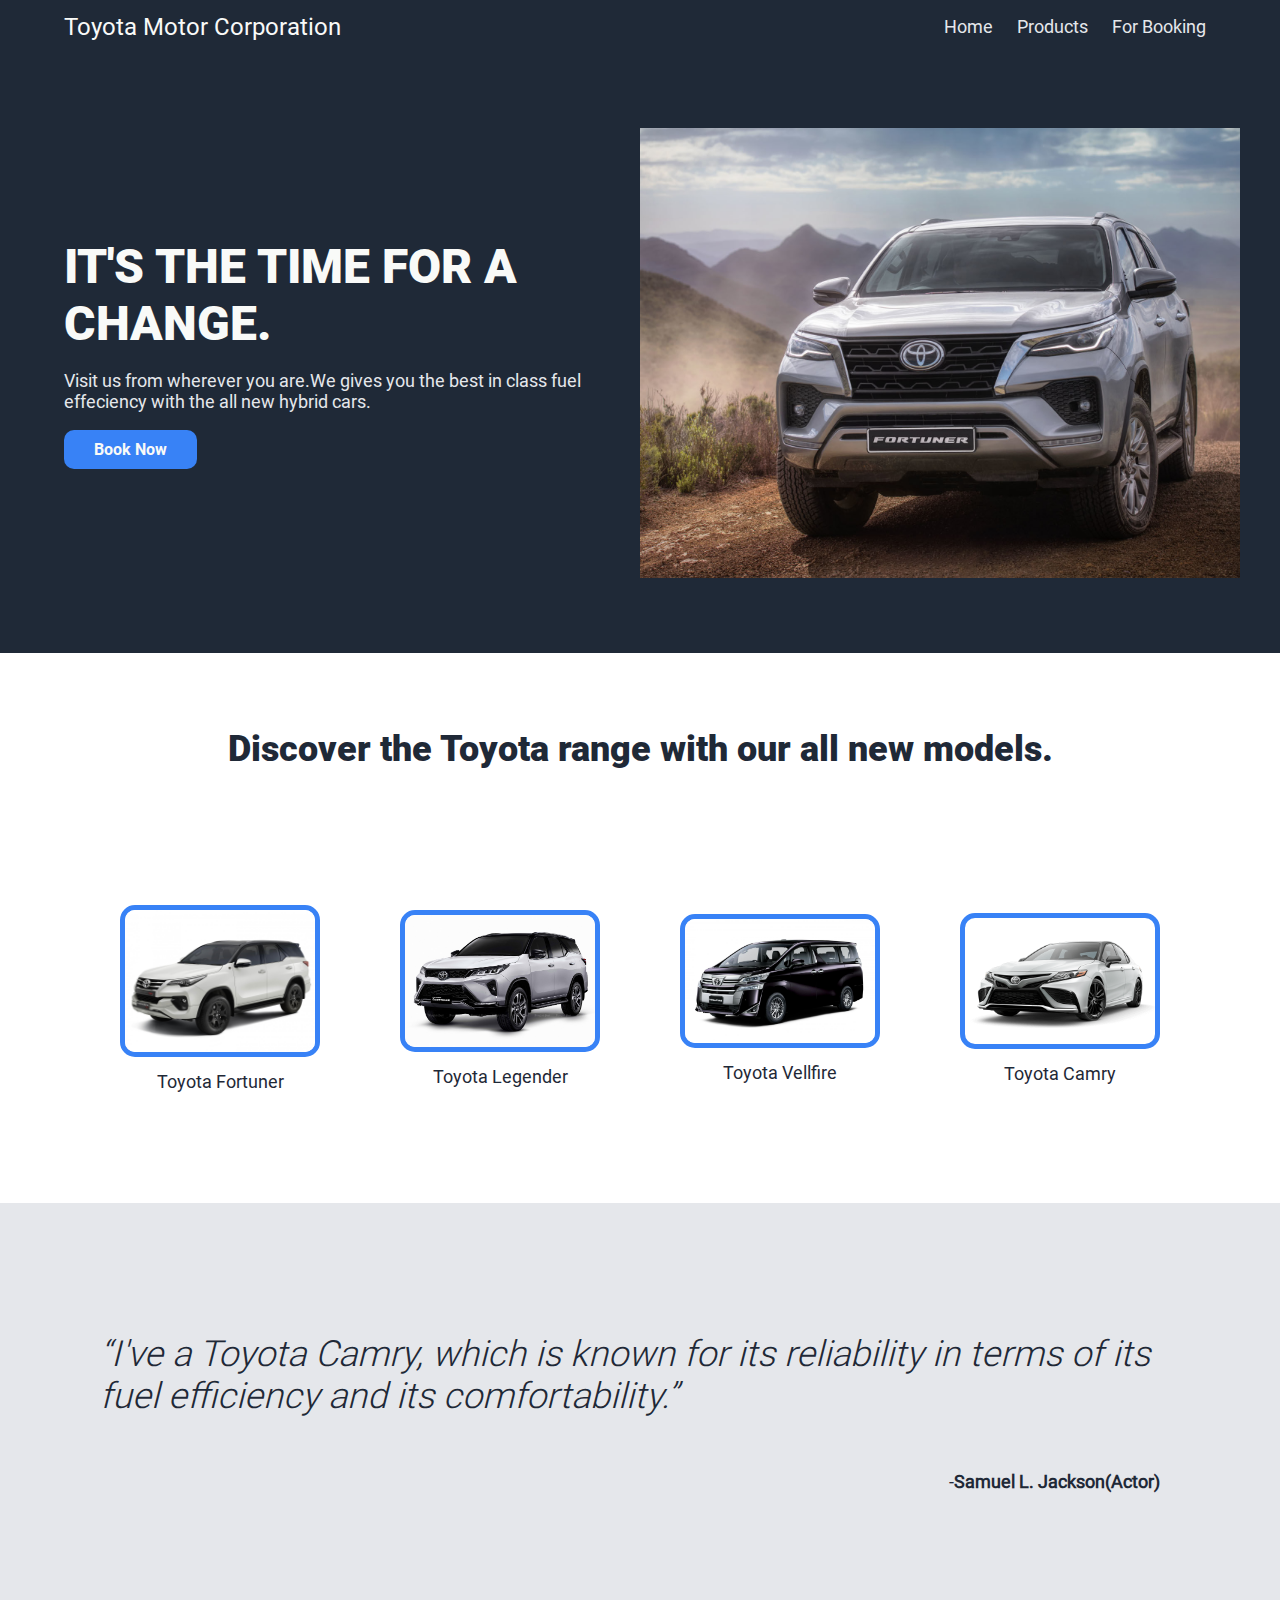
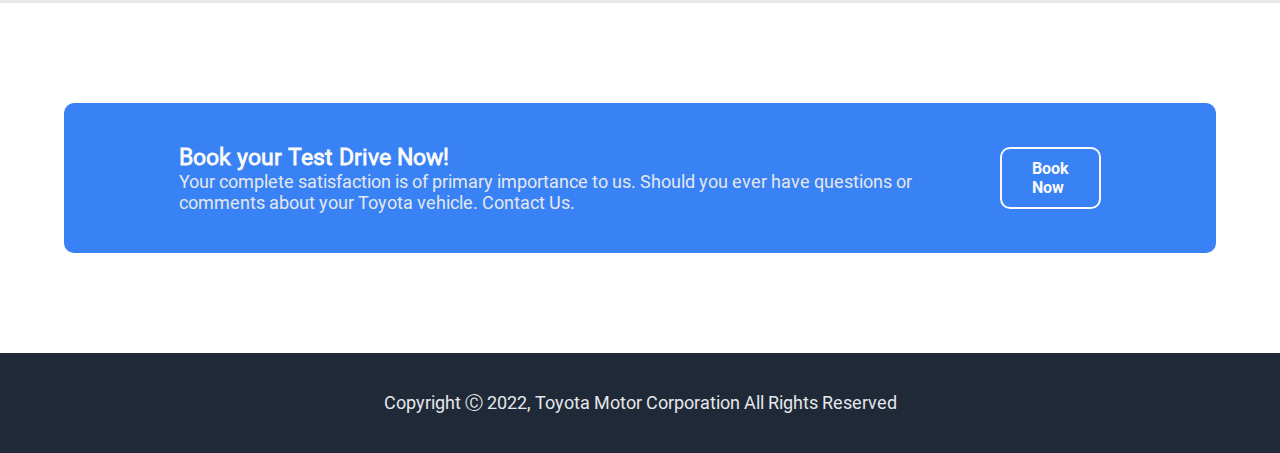
<file: index.html>
<!DOCTYPE html>
<html lang="en">
    <head>
        <meta charset="UTF-8">
        <meta http-equiv="X-UA-Compatible" content="IE=edge">
        <meta name="viewport" content="width=device-width, initial-scale=1.0">
        <!-- Favicon -->
        <link
            rel="icon"
            type="image/png"
            href="./images/logo.png"
            sizes="16x16"
        >
        <!-- CSS External File -->
        <link rel="stylesheet" type="text/css" href="./style.css">
        <title>Toyota Motor Corporation | Homepage</title>
    </head>
    <body>
        <!-- Navbar -->
        <header class="bg-dark">
            <div class="container">
                <div class="navbar">
                    <a href="./index.html" class="navbar-brand txt-extra-light-color">
                        <i class="fa-solid fa-dumbbell"></i> Toyota Motor Corporation
                    </a>
                    <nav>
                        <ul class="nav-links">
                            <li>
                                <a href="./index.html" class="txt-light-color active">Home</a>
                            </li>
                            <li>
                                <a href="./products.html" class="txt-light-color">Products</a>
                            </li>
                            <li>
                                <a href="./booking.html" class="txt-light-color">For Booking</a>
                            </li>
                        </ul>
                    </nav>
                </div>
            </div>
        </header>

        <!-- Hero section -->
        <section class="bg-dark">
            <div id="hero-box" class="container">
                <div class="row">
                    <div class="hero-items">
                        <h1 class="hero-title txt-extra-light-color">IT'S THE TIME FOR A CHANGE.</h1>
                        <p class="hero-secondary-text txt-light-color">
                            Visit us from wherever you are.We gives you the best in class fuel effeciency with the all
                            new hybrid cars.
                        </p>
                        <a href="./booking.html" class="my-btn">Book Now</a>
                    </div>
                    <div class="hero-items">
                        <img 
                            src="./images/fortuner5.jpg" 
                            alt="fortuner."
                            class="hero-img"
                        >
                    </div>
                </div>
            </div>
        </section>

        <!-- Information section -->
        <section>
            <div id="info-box" class="container-md">
                <div class="info-wrap">
                    <h2 class="txt-center">
                        Discover the Toyota range with our all new models.
                    </h2>
                    <div class="images-container">
                        <figure>
                            <img 
                                src="./images/fortuner2.jpg" 
                                alt="Toyota Fortuner"
                                class="info-img"
                                >
                            <figcaption class="txt-center">Toyota Fortuner</figcaption>
                        </figure>
                        <figure>
                            <img 
                                src="./images/Legender_.jpg" 
                                alt="Legender"
                                class="info-img"
                            >
                            <figcaption class="txt-center">Toyota Legender</figcaption>
                        </figure>
                        <figure>
                            <img 
                                src="./images/Vellfire.jpg" 
                                alt="Vellfire"
                                class="info-img"
                            >
                            <figcaption class="txt-center"> Toyota Vellfire</figcaption>
                        </figure>
                        <figure>
                            <img 
                                src="./images/Camry.png" 
                                alt="Camry"
                                class="info-img"
                            >
                            <figcaption class="txt-center">Toyota Camry</figcaption>
                        </figure>
                    </div>
                </div>
            </div>
        </section>

        <!-- Quote section -->
        <section class="bg-light">
            <div id="quote-box" class="container-md">
                <h3 class="txt-light">
                    <em>“I've a Toyota Camry, which is known for its reliability in terms of its fuel efficiency and its comfortability.”</em>
                </h3>
                <p>
                    -<strong>Samuel L. Jackson(Actor)</strong>
                </p>
            </div>
        </section>

        <!-- Sign up section -->
        <section id="sign-up">
            <div class="sign-up-box">
                <div class="container-md">
                    <div class="item-col-start">
                        <h3 class="txt-extra-light-color">Book your Test Drive Now!</h3>
                        <p class="txt-light-color">
                            Your complete satisfaction is of primary importance to us. Should you ever have questions or comments about your Toyota vehicle.
                            Contact Us.
                        </p>
                    </div>
                    <div class="item-col-end">
                        <a href="./booking.html" class="my-btn-outline">Book Now</a>
                    </div>
                </div>
            </div>
        </section>

        <!-- Website footer -->
        <footer class="bg-dark">
            <div class="container">
                <p class="txt-light-color">
                    Copyright Ⓒ 2022, Toyota Motor Corporation All Rights Reserved
                </p>
            </div>
        </footer>
    </body>
</html>
</file>
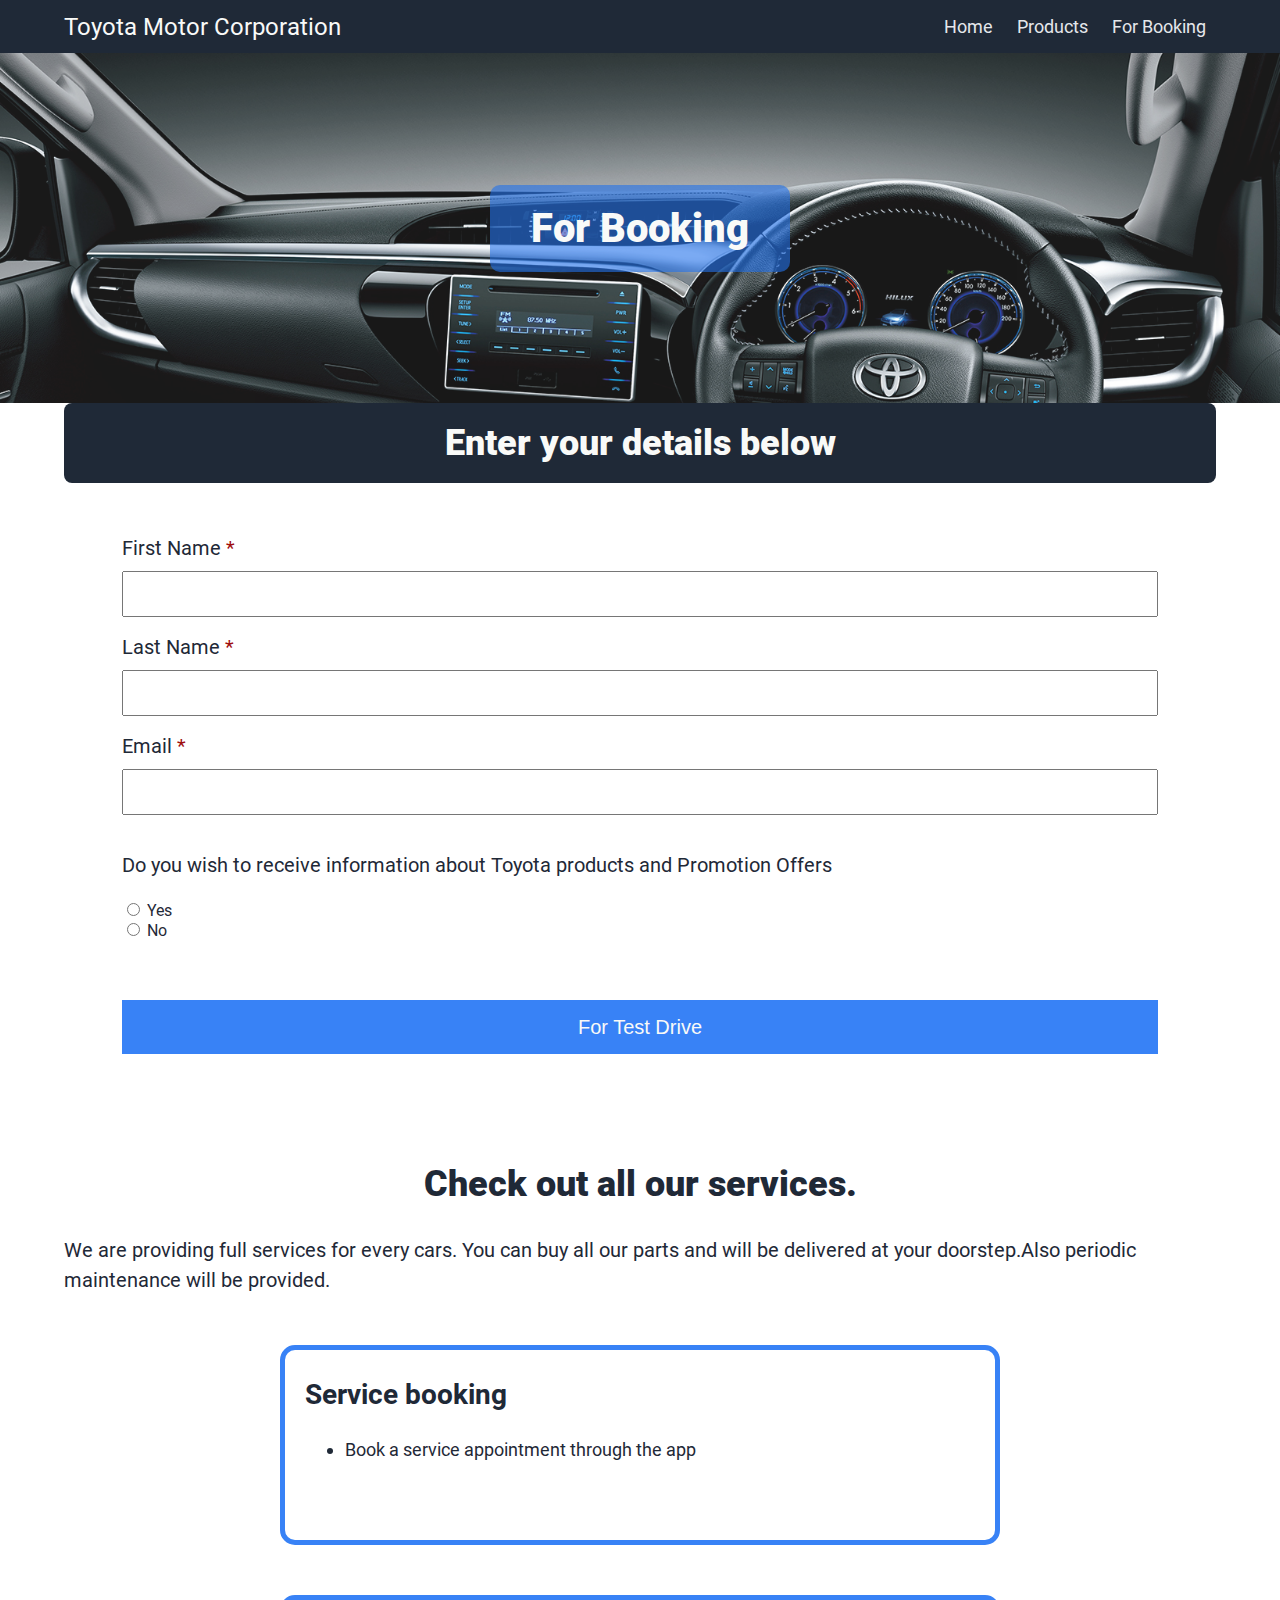
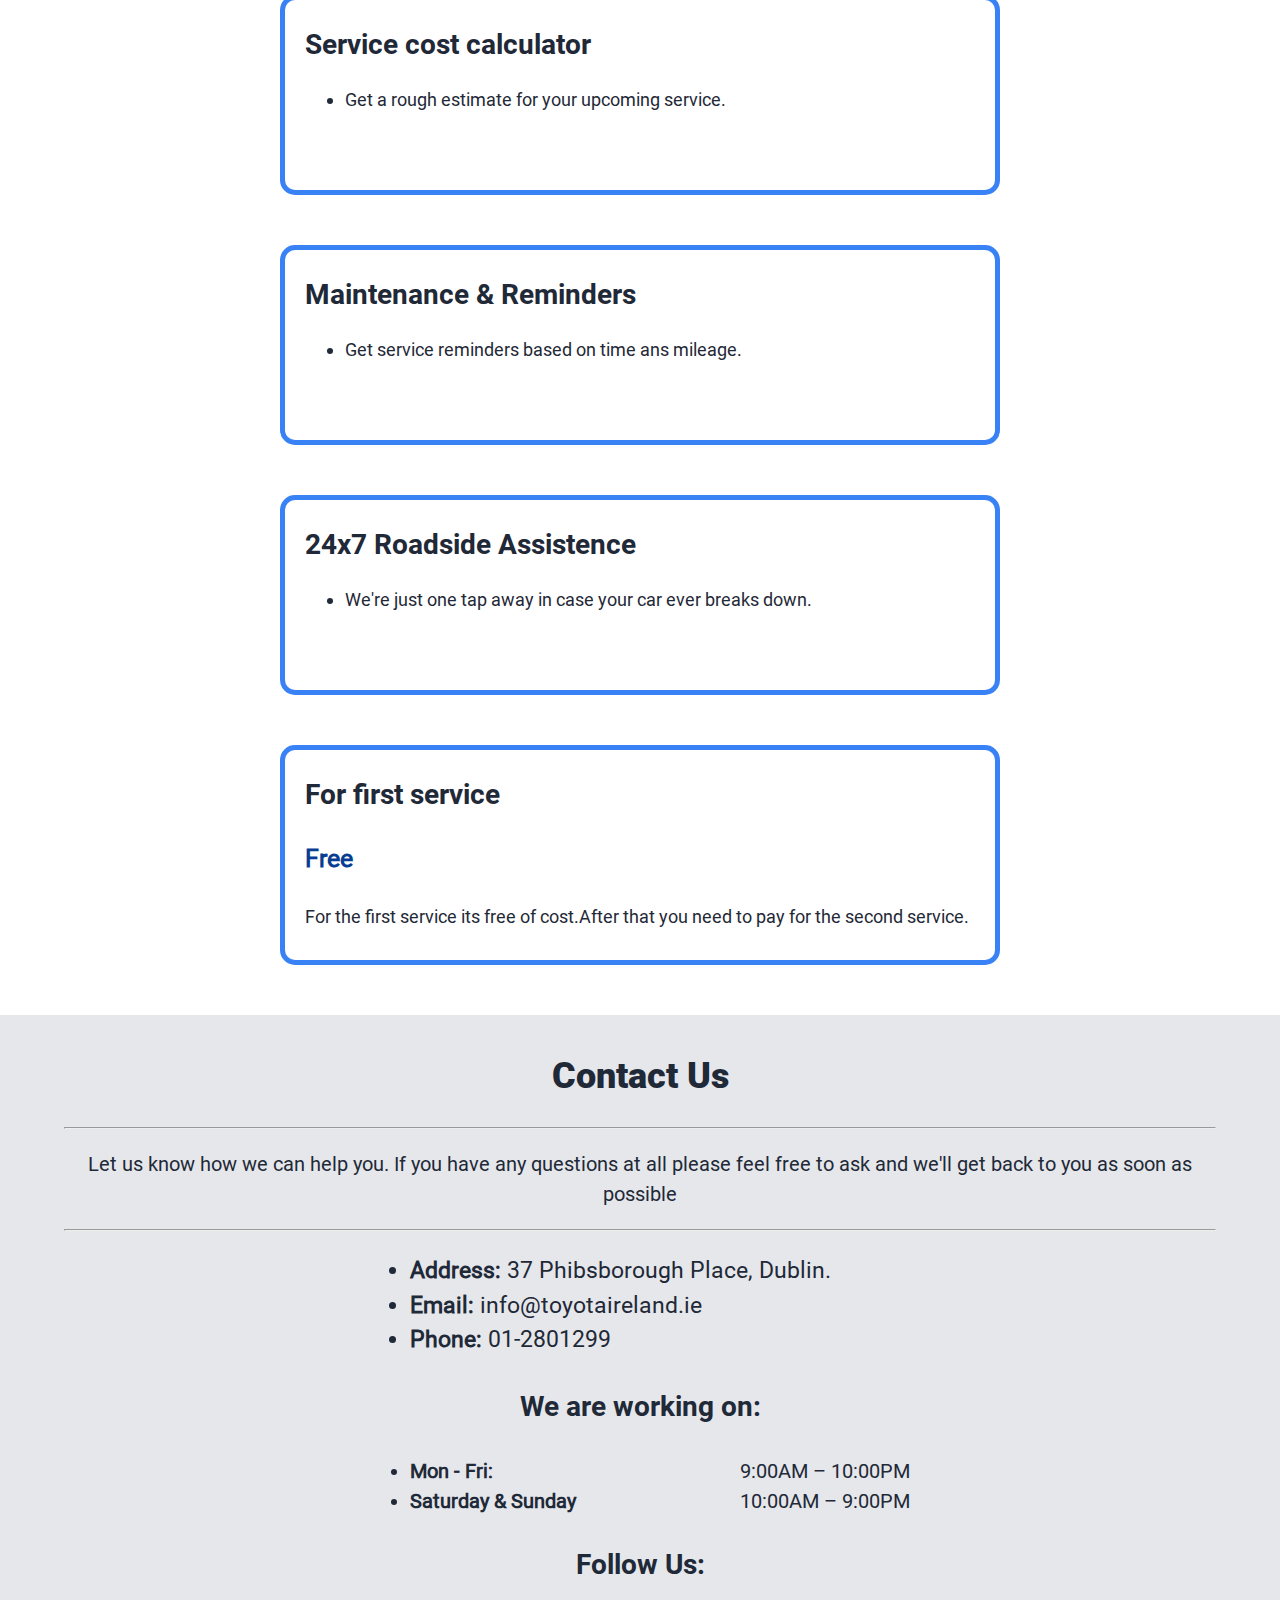
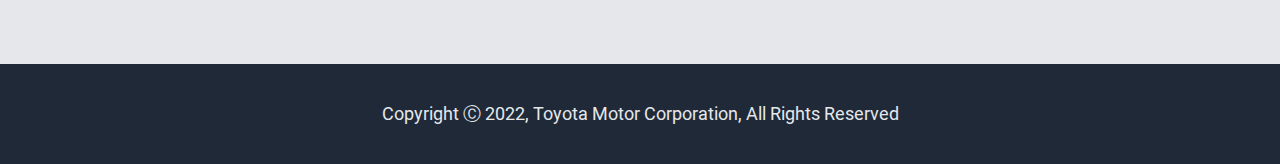
<file: booking.html>
<!DOCTYPE html>
<html lang="en">
    <head>
        <meta charset="UTF-8">
        <meta http-equiv="X-UA-Compatible" content="IE=edge">
        <meta name="viewport" content="width=device-width, initial-scale=1.0">
        <!-- Favicon -->
        <link
            rel="icon"
            type="image/png"
            href="./images/logo.png"
            sizes="16x16"
        >
        <!-- CSS External File -->
        <link rel="stylesheet" type="text/css" href="./style.css">
        <title>Toyota Motor Corporation | For Booking</title>
    </head>
    <body>
        <!-- Navbar -->
        <header class="bg-dark">
            <div class="container">
                <div class="navbar">
                    <a href="./index.html" class="navbar-brand txt-extra-light-color">
                        <i class="fa-solid fa-dumbbell"></i> Toyota Motor Corporation
                    </a>
                    <nav>
                        <ul class="nav-links">
                            <li>
                                <a href="./index.html" class="txt-light-color">Home</a>
                            </li>
                            <li>
                                <a href="./products.html" class="txt-light-color">Products</a>
                            </li>
                            <li>
                                <a href="./booking.html" class="txt-light-color active">For Booking</a>
                            </li>
                        </ul>
                    </nav>
                </div>
            </div>
        </header>

        <!-- Banner section -->
        <section id="banner_booking">
            <h2 class="jumbotron txt-center txt-extra-light-color">For Booking</h2>
        </section>

        <!-- FREE Trial Memberships section -->
        <section class="container">
            <div class="row bg-dark title-box">
                <h2 class="txt-extra-light-color">
                    <i class="fa-solid fa-chevron-down"></i> Enter your details below <i class="fa-solid fa-chevron-down"></i>
                </h2>
            </div>
            <div class="container-md">
                <div id="my-form">
                    <form action="#">
                        <label for="fname" class="paragraph-lg">
                            First Name <span class="xmark">*</span>
                        </label>
                        <input type="text" id="fname" name="firstname" required>
                    
                        <label for="lname" class="paragraph-lg">
                            Last Name <span class="xmark">*</span>
                        </label>
                        <input type="text" id="lname" name="lastname" required>

                        <label for="email" class="paragraph-lg">
                            Email <span class="xmark">*</span>
                        </label>
                        <input type="email" id="email" name="email" required>

                        <p class="paragraph-lg">
                            Do you wish to receive information about Toyota products and Promotion Offers
                        </p>
                        <input type="radio" id="yes" name="free_trial" value="yes" required>
                        <label for="yes">Yes</label><br>
                        <input type="radio" id="no" name="free_trial" value="no" required>
                        <label for="no">No</label><br>
                    
                        <input 
                            type="submit" 
                            value="For Test Drive" 
                            class="paragraph-lg"
                        >
                    </form>
                </div>
            </div>
        </section>

        <!-- Our Plans section -->
        <section class="container">
            <h2 class="txt-center">Check out all our services.</h2>
            <p class="paragraph-lg">
               We are providing full services for every cars. You can buy all our parts and will be delivered at your doorstep.Also periodic
               maintenance will be provided.
            </p>

            <!-- Plan 1 -->
            <div class="container-sm">
                <div class="plan-info">
                    <h3 class="plan-info__title">
                        <i class="fa-solid fa-spa orange-icon"></i> Service booking
                    </h3>
                    <ul class="fa-ul">
                        <li>
                           <i class="fa-solid fa-square-check"></i>
                             Book a service appointment through the app 
                        </li>
                    </ul>
                </div>
            </div>

            <div class="container-sm">
                <div class="plan-info">
                    <h3 class="plan-info__title">
                        <i class="fa-solid fa-spa orange-icon"></i> Service cost calculator
                    </h3>
                    <ul class="fa-ul">
                        <li>
                           <i class="fa-solid fa-square-check"></i>
                             Get a rough estimate for your upcoming service.
                        </li>
                    </ul>
                </div>
            </div>

            <div class="container-sm">
                <div class="plan-info">
                    <h3 class="plan-info__title">
                        <i class="fa-solid fa-spa orange-icon"></i> Maintenance & Reminders
                    </h3>
                    <ul class="fa-ul">
                        <li>
                           <i class="fa-solid fa-square-check"></i>
                             Get service reminders based on time ans mileage.
                        </li>
                    </ul>
                </div>
            </div>

            <div class="container-sm">
                <div class="plan-info">
                    <h3 class="plan-info__title">
                        <i class="fa-solid fa-spa orange-icon"></i> 24x7 Roadside Assistence
                    </h3>
                    <ul class="fa-ul">
                        <li>
                           <i class="fa-solid fa-square-check"></i>
                             We're just one tap away in case your car ever breaks down.
                        </li>
                    </ul>
                </div>
            </div>


            

            <!-- Plan 5 -->
            <div class="container-sm">
                <div class="plan-info">
                    <h3 class="plan-info__title">
                        <i class="fa-solid fa-spa orange-icon"></i> For first service
                    </h3>
                    <h4 class="plan-info__price">Free</h4>
                    <p>
                        For the first service its free of cost.After that you need to pay for the second service.
                    </p>
                </div>
            </div>
        </section>

        <!-- Contact section -->
        <section id="contact-box" class="bg-light">
            <div class="container">
                <h2 class="txt-center">Contact Us</h2>
                <hr>
                <p class="paragraph-lg txt-center">
                    Let us know how we can help you. If you have any questions at all please feel free to ask and we'll get 
                    back to you as soon as possible
                </p>
                <hr>
                <div class="container-xs paragraph-xl">
                    <ul class="fa-ul">
                        <li>
                            <span class="fa-li check">
                                <i class="fa-solid fa-location-dot"></i>
                            </span>
                            <strong>Address: </strong>37 Phibsborough Place, Dublin.
                        </li>
                        <li>
                            <span class="fa-li check">
                                <i class="fa-solid fa-envelope"></i>
                            </span>
                            <strong>Email: </strong>info@toyotaireland.ie
                        </li>
                        <li>
                            <span class="fa-li check">
                                <i class="fa-solid fa-square-phone"></i>
                            </span>
                            <strong>Phone: </strong>01-2801299
                        </li>
                    </ul>
                </div>

                <div class="container-xs paragraph-xl">
                    <h3 class="plan-info__title txt-center">We are working on:</h3>
                    <ul class="fa-ul paragraph-lg">
                        <li>
                            <span class="fa-li check">
                                <i class="fa-solid fa-feather-pointed"></i>
                            </span>
                            <strong>Mon - Fri: </strong>
                            <span class="float-end">
                                9:00AM – 10:00PM
                            </span>
                        </li>
                
                        <li>
                            <span class="fa-li check">
                                <i class="fa-solid fa-feather-pointed"></i>
                            </span>
                            <strong>Saturday & Sunday </strong>
                            <span class="float-end">
                                10:00AM – 9:00PM
                            </span>
                        </li>
                    </ul>
                </div>

                <div class="container-xs paragraph-xl">
                    <h3 class="plan-info__title txt-center">Follow Us:</h3>
                    <div class="txt-center">
                        <a 
                        href="https://www.facebook.com/"
                        target="_blank"
                        rel="noopener noreferrer"
                        class="social-icon"
                        >
                            <i class="fa-brands fa-facebook-square"></i>
                        </a>
                        <a 
                        href="https://www.instagram.com/"
                        target="_blank"
                        rel="noopener noreferrer"
                        class="social-icon"
                        >
                            <i class="fa-brands fa-instagram-square"></i>
                        </a>
                    </div>
                </div>
            </div>
        </section>

        <!-- Website footer -->
        <footer class="bg-dark">
            <div class="container">
                <p class="txt-light-color">
                    Copyright Ⓒ 2022, Toyota Motor Corporation, All Rights Reserved
                </p>
            </div>
        </footer>
    </body>
</html>
</file>
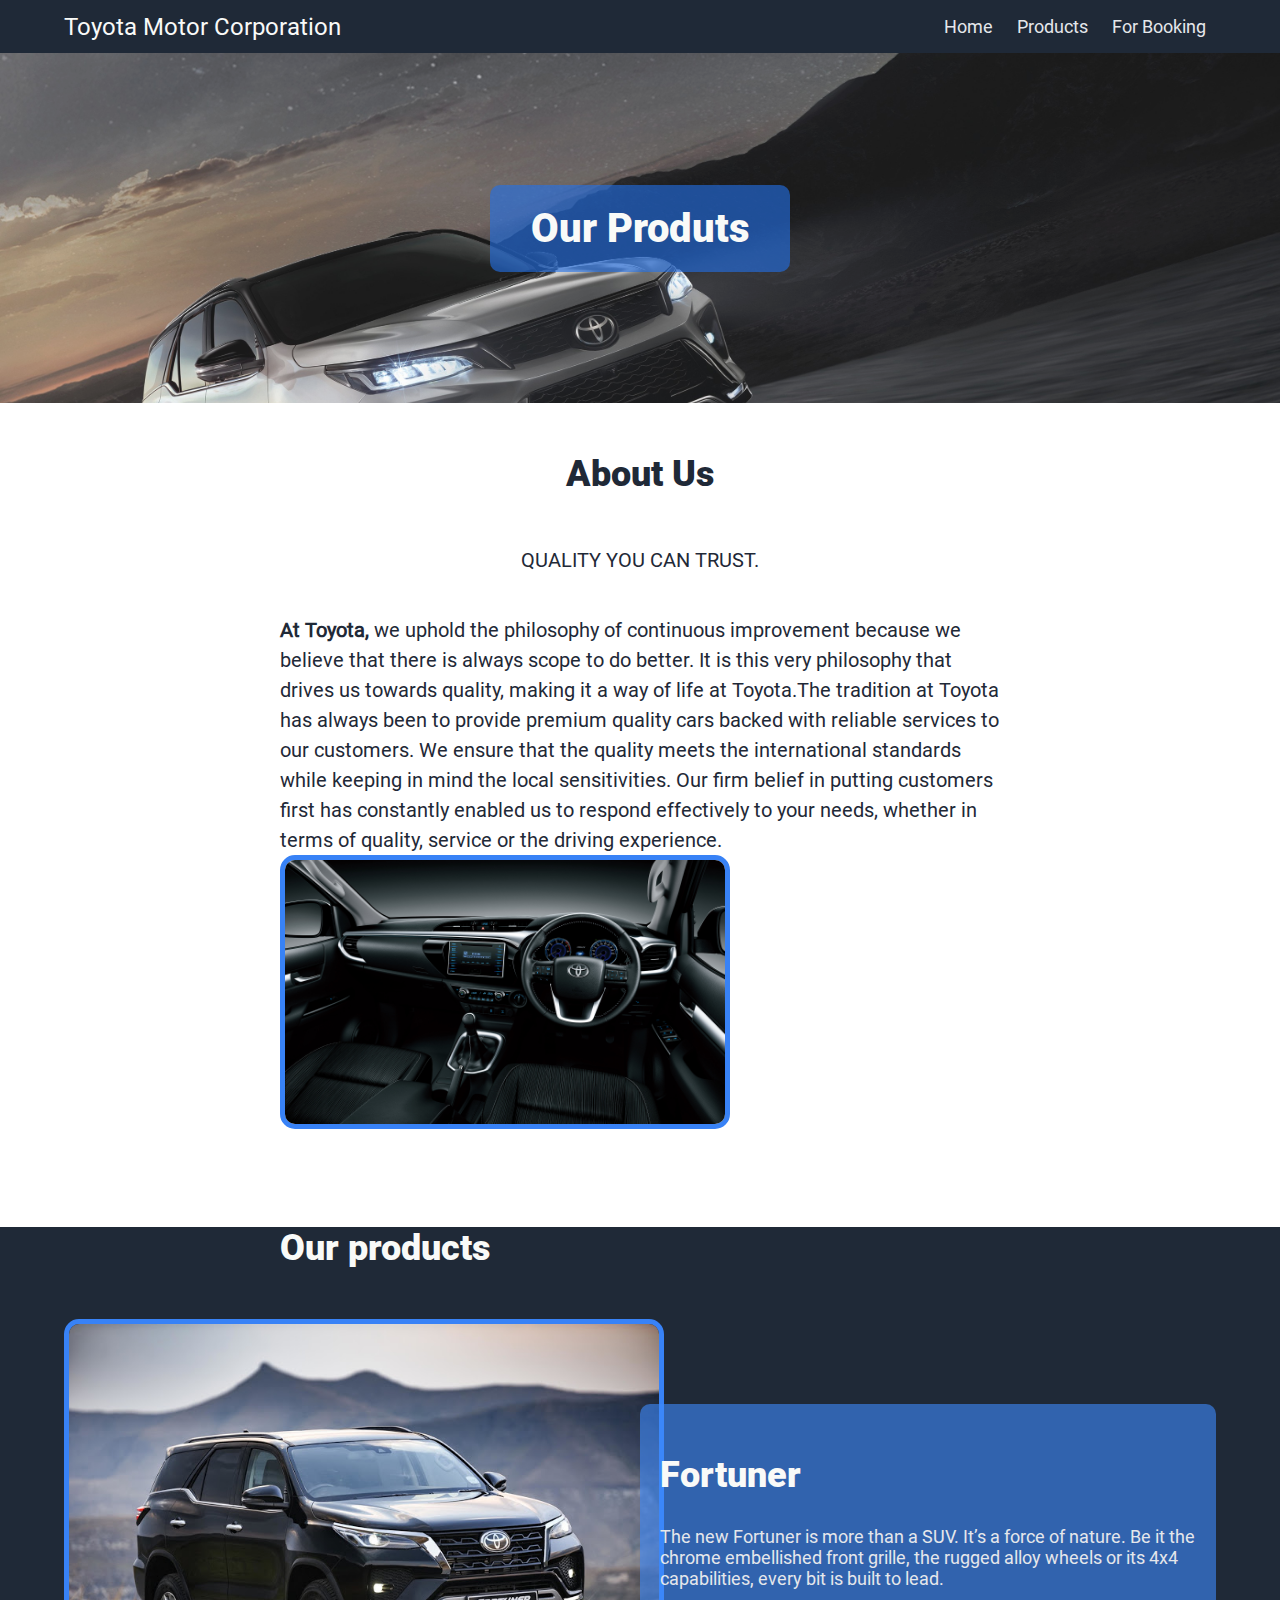
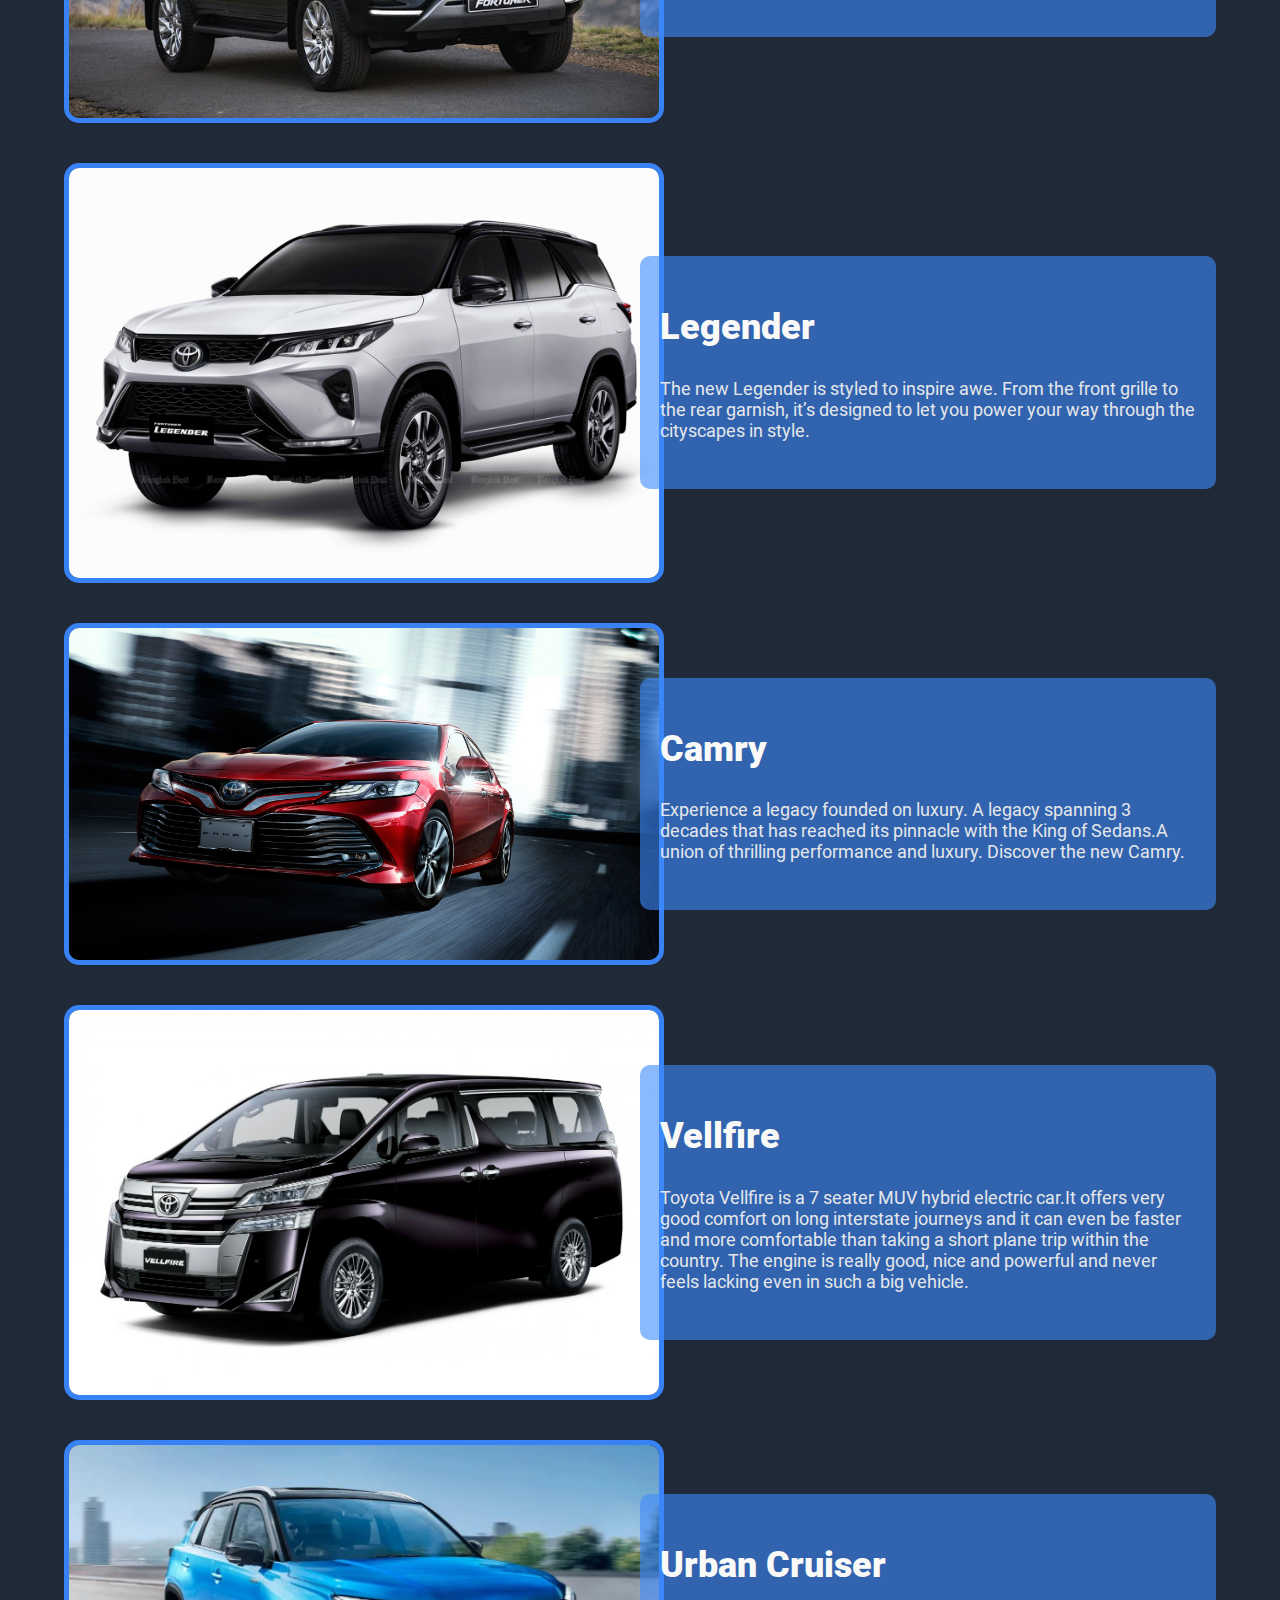
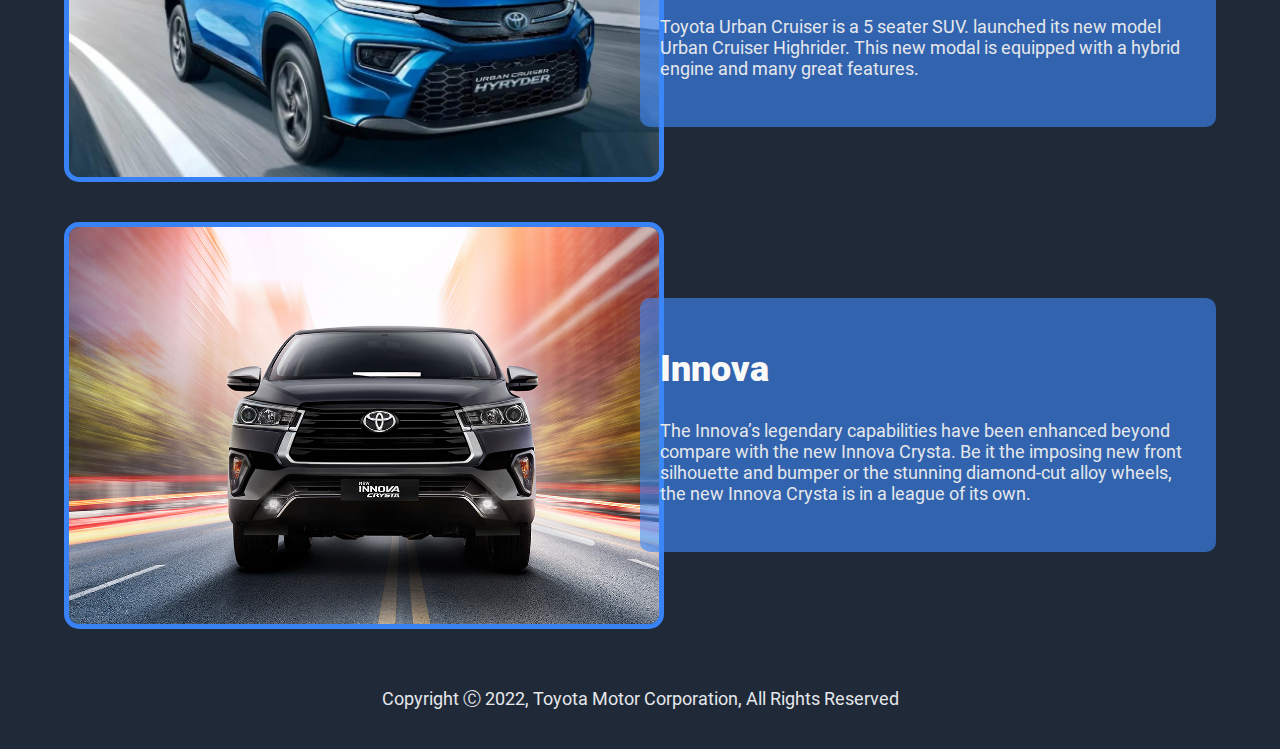
<file: products.html>
<!DOCTYPE html>
<html lang="en">
    <head>
        <meta charset="UTF-8">
        <meta http-equiv="X-UA-Compatible" content="IE=edge">
        <meta name="viewport" content="width=device-width, initial-scale=1.0">
        <!-- Favicon -->
        <link
            rel="icon"
            type="image/png"
            href="./images/logo.png"
            sizes="16x16"
        >
        <!-- CSS External File -->
        <link rel="stylesheet" type="text/css" href="./style.css">
        <title>Toyota Motor Corporation | Products</title>
    </head>
    <body>
        <!-- Navbar -->
        <header class="bg-dark">
            <div class="container">
                <div class="navbar">
                    <a href="./index.html" class="navbar-brand txt-extra-light-color">
                        <i class="fa-solid fa-dumbbell"></i> Toyota Motor Corporation
                    </a>
                    <nav>
                        <ul class="nav-links">
                            <li>
                                <a href="./index.html" class="txt-light-color">Home</a>
                            </li>
                            <li>
                                <a href="./products.html" class="txt-light-color active">Products</a>
                            </li>
                            <li>
                                <a href="./booking.html" class="txt-light-color">For Booking</a>
                            </li>
                        </ul>
                    </nav>
                </div>
            </div>
        </header>

        <!-- Banner section -->
        <section id="banner_products">
            <h2 class="jumbotron txt-center txt-extra-light-color">Our Produts</h2>
        </section>

        <!-- About us Info section -->
        <section class="container-sm">
            <div class="box-sm">
                <h2 class="txt-center">About Us</h2>
                <p class="paragraph-lg">
                    QUALITY YOU CAN TRUST.
                </p>
                <p class="paragraph-lg">
                    <strong>At Toyota,</strong> we uphold the philosophy of continuous improvement because we believe that there is always scope to do better. It is this very philosophy that drives us towards quality, 
                    making it a way of life at Toyota.The tradition at Toyota has always been to provide premium quality cars backed with reliable services to our customers. We ensure that the quality meets the international standards while keeping in mind the local sensitivities.
                    Our firm belief in putting customers first has constantly enabled us to respond effectively to your needs, whether in terms of quality, service or the driving experience.
                <img 
                    src="./images/interior.jpg" 
                    alt="interior."
                    class="about-img"
                >
            </div>
        </section>

        <section id="fortuner-classes" class="bg-dark">
            <div class="container">
                <div class="container-sm">
                    <h2 class="txt-extra-light-color">Our products</h2>
                </div>

                <!-- Fortuner class -->
                <div class="row">
                    <div class="product-class-img">
                        <img 
                            src="./images/fortuner3.jpg" 
                            alt="Fortuner class"
                            class="class-img"
                        >
                    </div>
                    <div class="product-class">
                        <div class="jumbotron-txt">
                            <h2 class="txt-extra-light-color">Fortuner</h2>
                            <p class="txt-light-color">
                                The new Fortuner is more than a SUV. It’s a force of nature. Be it the chrome embellished front grille,
                                 the rugged alloy wheels or its 4x4 capabilities, every bit is built to lead.
                            </p>
                        </div>
                    </div>
                </div>

                <!-- Legender class -->
                <div class="row">
                    <div class="product-class-img">
                        <img 
                            src="./images/Legender_.jpg" 
                            alt="Legender"
                            class="class-img"
                        >
                    </div>
                    <div class="product-class">
                        <div class="jumbotron-txt">
                            <h2 class="txt-extra-light-color">Legender</h2>
                            <p class="txt-light-color">
                                The new Legender is styled to inspire awe. From the front grille to the rear garnish, it’s
                                designed to let you power your way through the cityscapes in style.
                            </p>
                        </div>
                    </div>
                </div>

                <!-- Camry -->
                <div class="row">
                    <div class="product-class-img">
                        <img 
                            src="./images/camry1.jpg" 
                            alt="Camry"
                            class="class-img"
                        >
                    </div>
                    <div class="product-class">
                        <div class="jumbotron-txt">
                            <h2 class="txt-extra-light-color">Camry</h2>
                            <p class="txt-light-color">
                                Experience a legacy founded on luxury. A legacy spanning 3 decades that has reached its pinnacle with the 
                                King of Sedans.A union of thrilling performance and luxury. Discover the new Camry.
                            </p>
                        </div>
                    </div>
                </div>

                <!-- Boxercise class -->
                <div class="row">
                    <div class="product-class-img">
                        <img 
                            src="./images/Vellfire.jpg" 
                            alt="Boxercise class"
                            class="class-img"
                        >
                    </div>
                    <div class="product-class">
                        <div class="jumbotron-txt">
                            <h2 class="txt-extra-light-color">Vellfire</h2>
                            <p class="txt-light-color">
                                Toyota Vellfire is a 7 seater MUV hybrid electric car.It offers very good comfort on long interstate 
                                journeys and it can even be faster and more comfortable than taking a short plane trip within the country. The engine is really good, 
                                nice and powerful and never feels lacking even in such a big vehicle. 
                            </p>
                        </div>
                    </div>
                </div>

                <!-- Circuit class -->
                <div class="row">
                    <div class="product-class-img">
                        <img 
                            src="./images/urban.jpg" 
                            alt="Urban Cruiser"
                            class="class-img"
                        >
                    </div>
                    <div class="product-class">
                        <div class="jumbotron-txt">
                            <h2 class="txt-extra-light-color">Urban Cruiser</h2>
                            <p class="txt-light-color">
                                Toyota Urban Cruiser is a 5 seater SUV. launched its new model Urban Cruiser Highrider. This new modal is equipped with a hybrid 
                                engine and many great features.
                            </p>
                        </div>
                    </div>
                </div>

                <!-- TRX class -->
                <div class="row">
                    <div class="product-class-img">
                        <img 
                            src="./images/innova1.jpg" 
                            alt="Inova class"
                            class="class-img"
                        >
                    </div>
                    <div class="product-class">
                        <div class="jumbotron-txt">
                            <h2 class="txt-extra-light-color">Innova</h2>
                            <p class="txt-light-color">
                                The Innova’s legendary capabilities have been enhanced beyond compare with the new Innova Crysta. Be it the imposing new front 
                                silhouette and bumper or the stunning diamond-cut alloy wheels, the new Innova Crysta is in a league of its own.
                            </p>
                        </div>
                    </div>
                </div>
        </section>

        <!-- Website footer -->
        <footer class="bg-dark">
            <div class="container">
                <p class="txt-light-color">
                    Copyright Ⓒ 2022, Toyota Motor Corporation, All Rights Reserved
                </p>
            </div>
        </footer>
    </body>
</html>
</file>
<file: style.css>
/* Fonts */

@font-face {
    font-family: 'Roboto-lighter';
    src: url(../fonts/Roboto-Light.ttf) format('truetype');
}

@font-face {
    font-family: 'Roboto-bolder';
    src: url(../fonts/Roboto-Black.ttf) format('truetype');
}

@font-face {
    font-family: 'Roboto-bold';
    src: url(../fonts/Roboto-Bold.ttf) format('truetype');
}

@font-face {
    font-family: 'Roboto';
    src: url(../fonts/Roboto-Regular.ttf) format('truetype');
}

html,
body {
    box-sizing: border-box;
    font-family: 'Roboto', sans-serif;
    color: #1F2937;
    margin: 0;
    padding: 0;
}

*,
*:before,
*:after {
    box-sizing: inherit;
}

/* Utilities */

.container {
    width: 90%;
    max-width: 1320px;
    margin-left: auto;
    margin-right: auto;
}

.container-md {
    width: 90%;
    max-width: 1140px;
    margin-left: auto;
    margin-right: auto;
}

.container-sm {
    width: 90%;
    max-width: 720px;
    margin-left: auto;
    margin-right: auto;
}

.container-xs {
    width: 90%;
    max-width: 540px;
    margin-left: auto;
    margin-right: auto;
}

.row {
    display: flex;
}

.bg-dark {
    background-color: #1F2937;
}

.bg-light {
    background-color: #E5E7EB;
}

.bg-primary {
    background-color: #3882F6;
}

.txt-extra-light-color {
    color: #F9FAF8;
}

.txt-light-color {
    color: #E5E7EB;
}

.my-btn {
    background-color: #3882F6;
    color: #F9FAF8;
    padding: 10px 30px;
    border-radius: 10px;
    text-decoration: none;
    font-family: 'Roboto-Bold';
}

.my-btn:hover,
.my-btn-outline:hover,
#my-form input[type=submit]:hover {
    background-color: #5396FF;
}

.my-btn-outline {
    background-color: transparent;
    padding: 10px 30px;
    border-radius: 10px;
    text-decoration: none;
    font-family: 'Roboto-Bold';
    color: #F9FAF8;
    border: 2px solid #F9FAF8;
}

.txt-center {
    text-align: center;
}

.txt-light {
    font-family: 'Roboto-lighter', sans-serif;
    font-weight: 200;
}

h2 {
    font-size: 36px;
    font-family: 'Roboto-bolder', sans-serif;
}

p,
figcaption,
.nav-links li a,
.plan-info ul li {
    font-size: 18px;
}

.paragraph-lg {
    font-size: 20px;
    line-height: 1.5;
}

.paragraph-xl {
    font-size: 23px;
    line-height: 1.5;
}

/* Navbar */

.navbar {
    display: flex;
    justify-content: space-between;
    align-items: center;
}

.navbar-brand {
    font-size: 24px;
}

.nav-links {
    list-style: none;
}

a.navbar-brand,
.nav-links li a {
    text-decoration: none;
}

a.navbar-brand:hover,
.nav-links li a:hover,
a.navbar-brand:focus,
.nav-links li a:focus,
.nav-links li a.active:visited {
    color: #CECECE;
}

.nav-links li {
    display: inline-block;
    padding: 0 10px;
}

/* Hero Section */

.hero-title {
    font-size: 48px;
    font-family: 'Roboto-bolder', sans-serif;
    margin: 0;
}

#hero-box {
    min-height: 600px;
    display: flex;
}

.hero-items {
    display: flex;
    flex-direction: column;
    width: 50%;
    align-items: start;
    justify-content: center;
}

.hero-img {
    width: 600px;
    height: auto;
    margin-left: auto;
    margin-top: 10px;
    margin-bottom: 10px;
}

/* Information section */

#info-box {
    min-height: 550px;
    display: flex;
}

.info-wrap {
    display: flex;
    flex-wrap: wrap;
    justify-content: center;
    align-items: center;  
}

.images-container {
    display: flex;
    justify-content: space-around;
    align-items: center;  
    margin-bottom: 50px;
}

.info-img {
    width: 200px;
    min-height: auto;
    border-radius: 15px;
    margin-bottom: 10px;
    border: 5px solid #3882F6;
}

/* Quote section */

#quote-box {
    display: flex;
    flex-direction: column;
    height: 400px;
    justify-content: center;
    padding: 0 30px;
}

#quote-box h3 {
    font-size: 36px;;
}

#quote-box p {
    text-align: right;
    padding-right: 20px;
}

/* Sign up section */

#sign-up {
    display: flex;
    min-height: 350px;
    justify-content: center;
    align-items: center;
}

.sign-up-box {
    display: flex;
    justify-content: center;
    align-items: center;
    width: 90%;
    max-width: 1320px;
    height: 150px;
    background-color: #3882F6;
    border-radius: 10px;
    padding: 0 30px;
}

#sign-up .sign-up-box h3 {
    font-size: 23px;
    margin: 0;
}

#sign-up .sign-up-box p {
    margin: 0;
}

#sign-up .container-md {
    display: flex;
    justify-content: space-between;
    padding: 0 30px;
}

.item-col-start {
    display: flex;
    flex-direction: column;
    justify-content: center;
    align-items: flex-start; 
}

.item-col-end {
    display: flex;
    flex-direction: column;
    justify-content: center;
    align-items: end;
}

/* Banner */

#banner_booking {
    background: url("./images/interior.jpg") no-repeat center center fixed;
    height: 350px;
    -webkit-background-size: cover;
    -moz-background-size: cover;
    -o-background-size: cover;
    background-size: cover;

    opacity: 0.9;
    display: flex;
    align-items: center;
    justify-content: center;
    overflow-x: hidden;
    overflow-y: hidden;

    position: relative;
    top: 0;
    bottom: 0;
    left: 0;
    right: 0;
}

#banner_products {
    background: url("./images/Legender1.jpg") no-repeat center center fixed;
    height: 350px;
    -webkit-background-size: cover;
    -moz-background-size: cover;
    -o-background-size: cover;
    background-size: cover;

    opacity: 0.9;
    display: flex;
    align-items: center;
    justify-content: center;
    overflow-x: hidden;
    overflow-y: hidden;

    position: relative;
    top: 0;
    bottom: 0;
    left: 0;
    right: 0;
}

#banner_booking h2,
#banner_products h2 {
    font-size: 40px;
}

.jumbotron {
    background-color: rgba(10, 99, 233, 0.6);
    width: 300px;
    padding: 20px;
    border-radius: 10px;
}

.jumbotron-txt {
    background-color: rgba(62, 138, 253, 0.6);
    max-width: 600px;
    padding: 20px 20px 30px;
    border-radius: 10px;
    margin-left: auto;
    margin-right: auto;
}

/* Our products Page */

.box-sm {
    min-height: 650px;
    display: flex;
    flex-direction: column;
    justify-content: center;
    align-items: center;
    padding: 20px 0;
}

.about-img {
    width: 450px;
    height: auto;
    border-radius: 15px;
    margin-bottom: 20px;
    border: 5px solid #3882F6;
}

#product-classes {
    min-height: 800px;
    display: flex;
    flex-direction: column;
    justify-content: center;
    align-items: center;
}

.product-class {
    display: flex;
    flex-direction: column;
    width: 50%;
    align-items: start;
    justify-content: center;
}

.product-class-img {
    display: flex;
    flex-direction: column;
    width: 50%;
    align-items: center;
    justify-content: center; 
}

.class-img {
    width: 600px;
    height: auto;
    margin: 20px auto;
    border-radius: 15px;
    border: 5px solid #3882F6;
}

/* booking Page */

.title-box {
    display: flex;
    justify-content: center;
    align-items: center;
    height: 80px;
    border-radius: 8px;
}

.title-box h2 i {
    padding-left: 15px;
    padding-right: 15px;
}

#my-form {
    height: 650px;
    display: flex;
    flex-direction: column;
    align-items: center;
    justify-content: center; 
}

#my-form input[type=text],
#my-form input[type=email] {
    width: 100%;
    padding: 12px 20px;
    margin: 8px 0 15px;
    box-sizing: border-box;
    font-size: 16px;
}

#my-form input[type=submit] {
    background-color: #3882F6;
    border: none;
    color: #F9FAF8;
    width: 100%;
    padding: 12px 20px;
    text-decoration: none;
    margin: 60px 0 30px;
}

.plan-info {
    border: 5px solid #3882F6;
    border-radius: 15px;
    min-height: 200px;
    margin: 50px 0;
    padding: 0 20px 15px;
}

.plan-info__title {
    font-size: 28px;
    font-family: 'Roboto-bold', sans-serif;
}

.plan-info__price {
    font-size: 25px;
    color: #073E93;
}

.check {
    color: #4CAF50;
}

.xmark {
    color: #9F0E0E;
}

.orange-icon {
    color: #D95413;
}

#contact-box {
    min-height: 400px;
    display: flex;
    justify-content: center;
    padding-bottom: 50px;
    padding-top: 10px;
}

.float-end {
    float: right;
}

.social-icon {
    font-size: 50px;
    text-decoration: none;
    color: #3c7bd2;
}

.social-icon:hover{
    color: #05409e;
} 
/* Footer */

footer {
    height: 100px;
    display: flex;
    flex-direction: column;
    text-align: center;
    justify-content: center;
}

/* Media Queries */

@media only screen and (max-width: 1180px) {
    #hero-box .hero-title {
        font-size: 40px;
        padding-top: 50px;
    }
    #hero-box .hero-img {
        width: 450px;
        height: auto;
        margin-left: auto;
        margin-right: auto;
        margin-top: 50px;
        margin-bottom: 10px;
    }
    #info-box {
        min-height: 550px;
        display: flex;
        flex-direction: column;
    }
    .images-container {
        display: flex;
        flex-direction: column;
        justify-content: space-around;
        align-items: center;  
        margin-bottom: 50px;
    }
    #info-box .info-img {
        width: 400px;
        min-height: auto;
        border-radius: 15px;
        margin-bottom: 10px;
        border: 5px solid #3882F6;
    }    
}

@media only screen and (max-width: 960px) {
    h2 {
        font-size: 28px;
    }
    .navbar {
        display: flex;
        flex-direction: column;
        justify-content: space-between;
        align-items: center;
    }
    .navbar-brand {
        font-size: 24px;
        padding-top: 10px;
    }
    #hero-box {
        display: flex;
        flex-direction: column;
    }
    #hero-box .row {
        display: flex;
        flex-direction: column;
    }
    #hero-box .hero-items {
        display: flex;
        flex-direction: column;
        width: 100%;
        align-items: start;
        justify-content: center;
    }
    #hero-box .hero-title {
        font-size: 35px;
        padding-top: 50px;
    }
    #hero-box .hero-img {
        width: 450px;
        height: auto;
        margin-left: auto;
        margin-right: auto;
        margin-top: 50px;
        margin-bottom: 10px;
    }
    #info-box {
        min-height: 550px;
        display: flex;
        flex-direction: column;
    }
    .images-container {
        display: flex;
        flex-direction: column;
        justify-content: space-around;
        align-items: center;  
        margin-bottom: 50px;
    }
    #info-box .info-img {
        width: 350px;
        min-height: auto;
        border-radius: 15px;
        margin-bottom: 10px;
        border: 5px solid #3882F6;
    }
    #sign-up {
        display: flex;
        flex-direction: column;
        min-height: 200px;
        justify-content: center;
        align-items: center;
        margin: 30px 0;
    }
    .sign-up-box {
        display: flex;
        min-height: 200px;
        flex-direction: column;
        justify-content: center;
        align-items: center;
    }
    #sign-up .container-md {
        display: flex;
        flex-direction: column;
        justify-content: space-between;
        padding: 30px;
    }
    #sign-up .item-col-end {
        display: flex;
        flex-direction: column;
        justify-content: center;
        align-items: center;
        margin: 20px 0;
    }
    .title-box h2 i {
        padding: 0;
    }
}

@media screen and (max-width: 580px) {
    h2 {
        font-size: 25px;
    }
    #hero-box {
        display: flex;
        flex-direction: column;
    }
    #hero-box .row {
        display: flex;
        flex-direction: column;
    }
    #hero-box .hero-items {
        display: flex;
        flex-direction: column;
        width: 100%;
        align-items: start;
        justify-content: center;
    }
    #hero-box .hero-title {
        font-size: 35px;
        padding-top: 50px;
    }
    #hero-box .hero-img {
        width: 350px;
        height: auto;
        margin-left: auto;
        margin-right: auto;
        margin-top: 50px;
        margin-bottom: 10px;
    }
    #info-box {
        min-height: 550px;
        display: flex;
        flex-direction: column;
    }
    .images-container {
        display: flex;
        flex-direction: column;
        justify-content: space-around;
        align-items: center;  
        margin-bottom: 50px;
    }
    #info-box .info-img {
        width: 300px;
        min-height: auto;
        border-radius: 15px;
        margin-bottom: 10px;
        border: 5px solid #3882F6;
    }
    #sign-up {
        display: flex;
        flex-direction: column;
        min-height: 400px;
        justify-content: center;
        align-items: center;
    }
    .sign-up-box {
        display: flex;
        min-height: 300px;
        flex-direction: column;
        justify-content: center;
        align-items: center;
    }
    #sign-up .container-md {
        display: flex;
        flex-direction: column;
        justify-content: space-between;
        padding: 30px;
    }
    #sign-up .item-col-end {
        display: flex;
        flex-direction: column;
        justify-content: center;
        align-items: center;
        margin: 20px 0;
    }
    .container-sm .about-img {
        width: 300px;
        height: auto;
        border-radius: 15px;
        margin-bottom: 20px;
        border: 5px solid #3882F6;
    }
    #product-classes .product-class {
        width: 100%;
        display: flex;
        flex-direction: column;
        align-items: center;
        justify-content: center;
    }
    #product-classes .product-class-img {
        width: 100%;
        display: flex;
        flex-direction: column;
        align-items: center;
        justify-content: center;
    }
    #product-classes .row {
        display: flex;
        flex-direction: column;
        justify-content: center;
        align-items: center;
    }
    #product-classes .class-img {
        width: 300px;
        height: auto;
        margin: 20px auto;
        border-radius: 15px;
        border: 5px solid #3882F6;
    }
    .paragraph-lg {
        font-size: 18px;
        line-height: 1.5;
    }
    
    .paragraph-xl {
        font-size: 20px;
        line-height: 1.5;
    }
    .title-box h2 i {
        display: none;
    }
}
</file>
